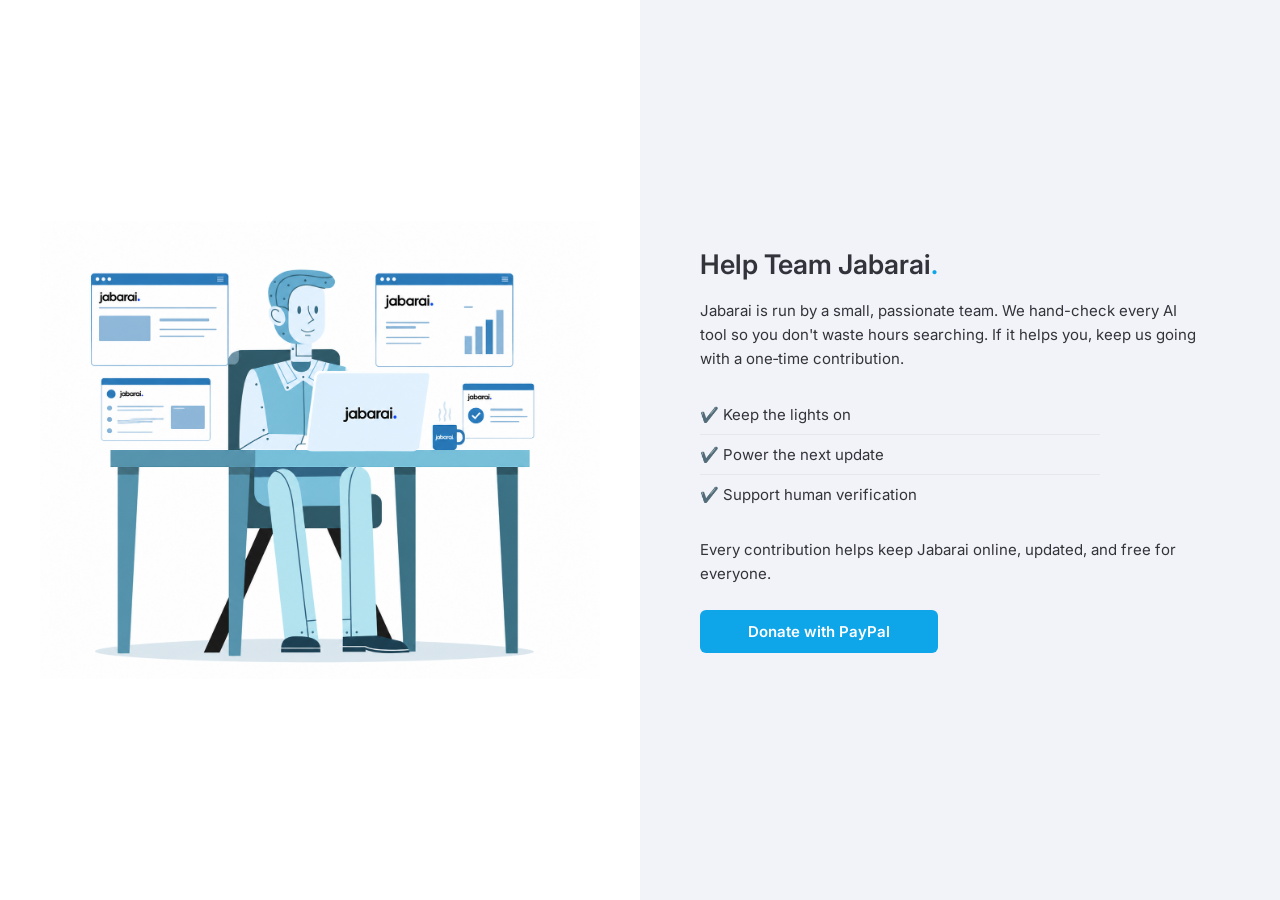
<file: help_us.html>
<!DOCTYPE html>
<html lang="en">
<head>
    <meta charset="UTF-8">
    <meta name="viewport" content="width=device-width, initial-scale=1.0">
    <link rel="icon" type="image/png" href="assets/images/logo.png">
    <link href="https://fonts.googleapis.com/css2?family=Inter:wght@300;400;500;600;700;800;900&display=swap" rel="stylesheet">
    <title>Support Jabarai</title>
    <style>
        * { margin: 0; padding: 0; box-sizing: border-box; font-family: 'Inter', Arial, sans-serif; }
        html, body { width: 100%; height: 100%; }
        .split-page {
            display: flex;
            width: 100%;
            min-height: 100vh;
        }
        .split-left {
            width: 50%;
            background: #ffffff;
            display: flex;
            align-items: center;
            justify-content: center;
            padding: 40px;
        }
        .split-left img {
            max-width: 100%;
            max-height: 80vh;
            width: auto;
            height: auto;
            display: block;
        }
        .split-right {
            width: 50%;
            background: #f2f3f8;
            display: flex;
            flex-direction: column;
            align-items: flex-start;
            justify-content: center;
            padding: 60px;
        }
        .right-title {
            font-size: 27px;
            font-weight: 600;
            color: #33333b;
            margin-bottom: 16px;
            text-align: left;
            max-width: 400px;
            line-height: 1.3;
        }
        .right-text {
            font-size: 15px;
            color: #33333b;
            line-height: 1.6;
            text-align: left;
            max-width: 500px;
            margin-bottom: 24px;
        }
        .donate-list {
            list-style: none;
            margin-bottom: 24px;
            max-width: 400px;
            width: 100%;
        }
        .donate-list li {
            font-size: 15px;
            color: #33333b;
            padding: 10px 0;
            border-bottom: 1px solid #e5e7eb;
        }
        .donate-list li:last-child {
            border-bottom: none;
        }
        .donate-btn {
            padding: 12px 48px;
            background: #0ea5e9;
            color: #ffffff;
            border: none;
            border-radius: 6px;
            font-size: 15px;
            font-weight: 600;
            cursor: pointer;
            transition: background 0.2s;
            text-decoration: none;
            display: inline-block;
        }
        .donate-btn:hover {
            background: #0284c7;
        }
    </style>
</head>
<body>
    <div class="split-page">
        <div class="split-left">
            <img src="assets/images/602.jpg" alt="Support Jabarai" loading="lazy">
        </div>
        <div class="split-right">
            <h2 class="right-title">Help Team <a href="index.html" style="color: #33333b; text-decoration: none;">Jabarai</a><span style="color: #0ea5e9;">.</span></h2>
            <p class="right-text">Jabarai is run by a small, passionate team. We hand-check every AI tool so you don't waste hours searching. If it helps you, keep us going with a one‑time contribution.</p>
            <ul class="donate-list">
                <li> ✔️ Keep the lights on</li>
                <li> ✔️ Power the next update</li>
                <li> ✔️ Support human verification</li>
            </ul>
            <p class="right-text">Every contribution helps keep Jabarai online, updated, and free for everyone.</p>
            <a href="https://www.paypal.com/cgi-bin/webscr?cmd=_xclick&business=abdeldjabbar2oo5@gmail.com&item_name=Donation+to+Jabarai&currency_code=USD" class="donate-btn" target="_blank">Donate with PayPal</a>
        </div>
    </div>
</body>
</html>
</file>
